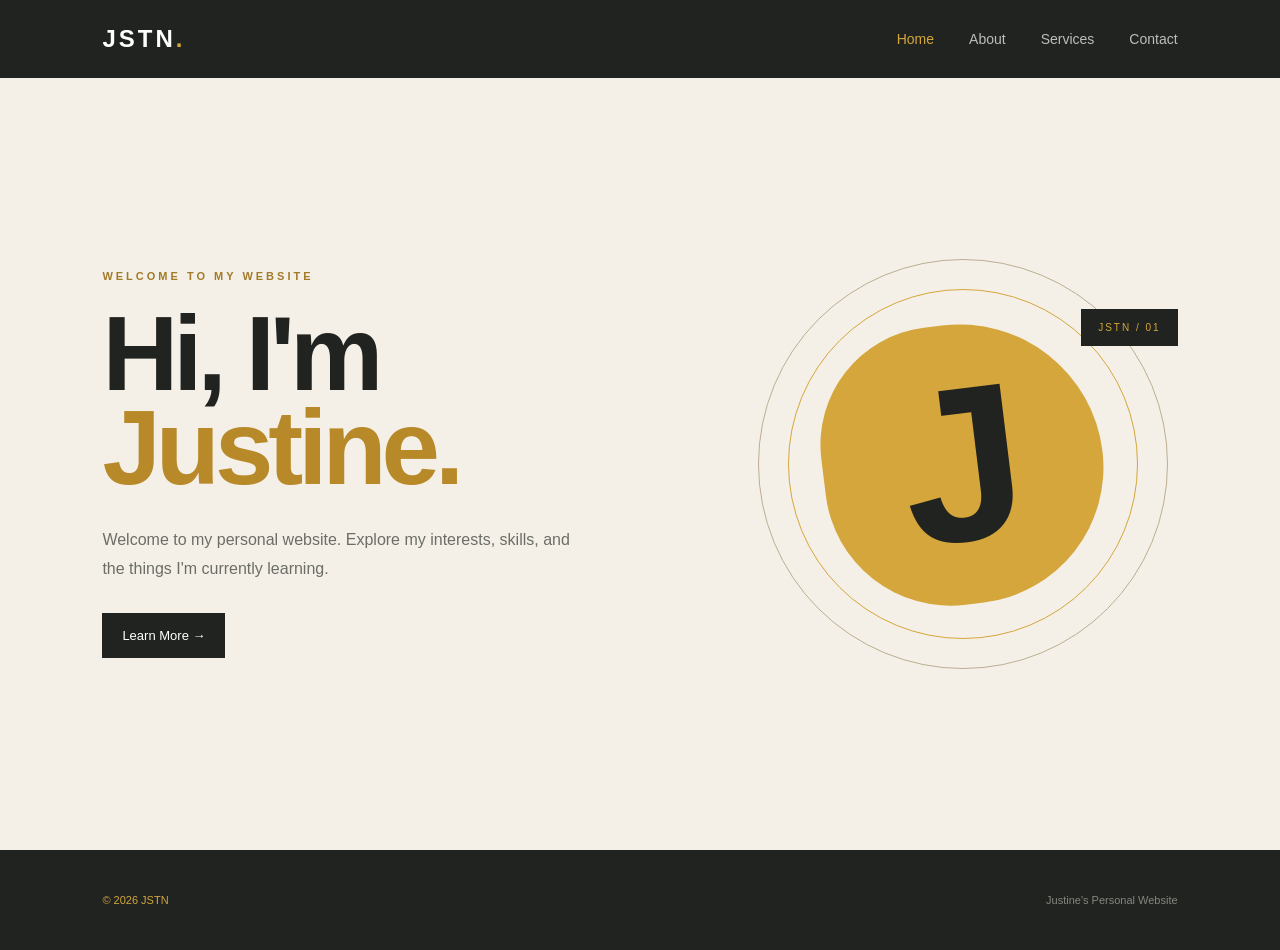
<file: index.html>
<!DOCTYPE html>
<html lang="en">
<head>
    <meta charset="UTF-8">
    <meta name="viewport" content="width=device-width, initial-scale=1.0">
    <title>JSTN | Home</title>
    <link rel="stylesheet" href="style.css">
</head>

<body>

<header>
    <a href="index.html" class="logo">JSTN<span>.</span></a>

    <nav>
        <a href="index.html" class="active">Home</a>
        <a href="about.html">About</a>
        <a href="services.html">Services</a>
        <a href="contact.html">Contact</a>
    </nav>
</header>


<main class="home-page">

    <div class="home-content">

        <p class="label">WELCOME TO MY WEBSITE</p>

        <h1>
            Hi, I'm<br>
            <span>Justine.</span>
        </h1>

        <p class="intro">
            Welcome to my personal website.
            Explore my interests, skills, and
            the things I'm currently learning.
        </p>

        <a href="about.html" class="button">
            Learn More →
        </a>

    </div>


    <div class="home-design">

        <div class="big-j">J</div>

        <div class="circle c1"></div>
        <div class="circle c2"></div>

        <div class="small-box">
            JSTN / 01
        </div>

    </div>

</main>


<footer>
    <p>© 2026 JSTN</p>
    <p>Justine's Personal Website</p>
</footer>

</body>
</html>
</file>
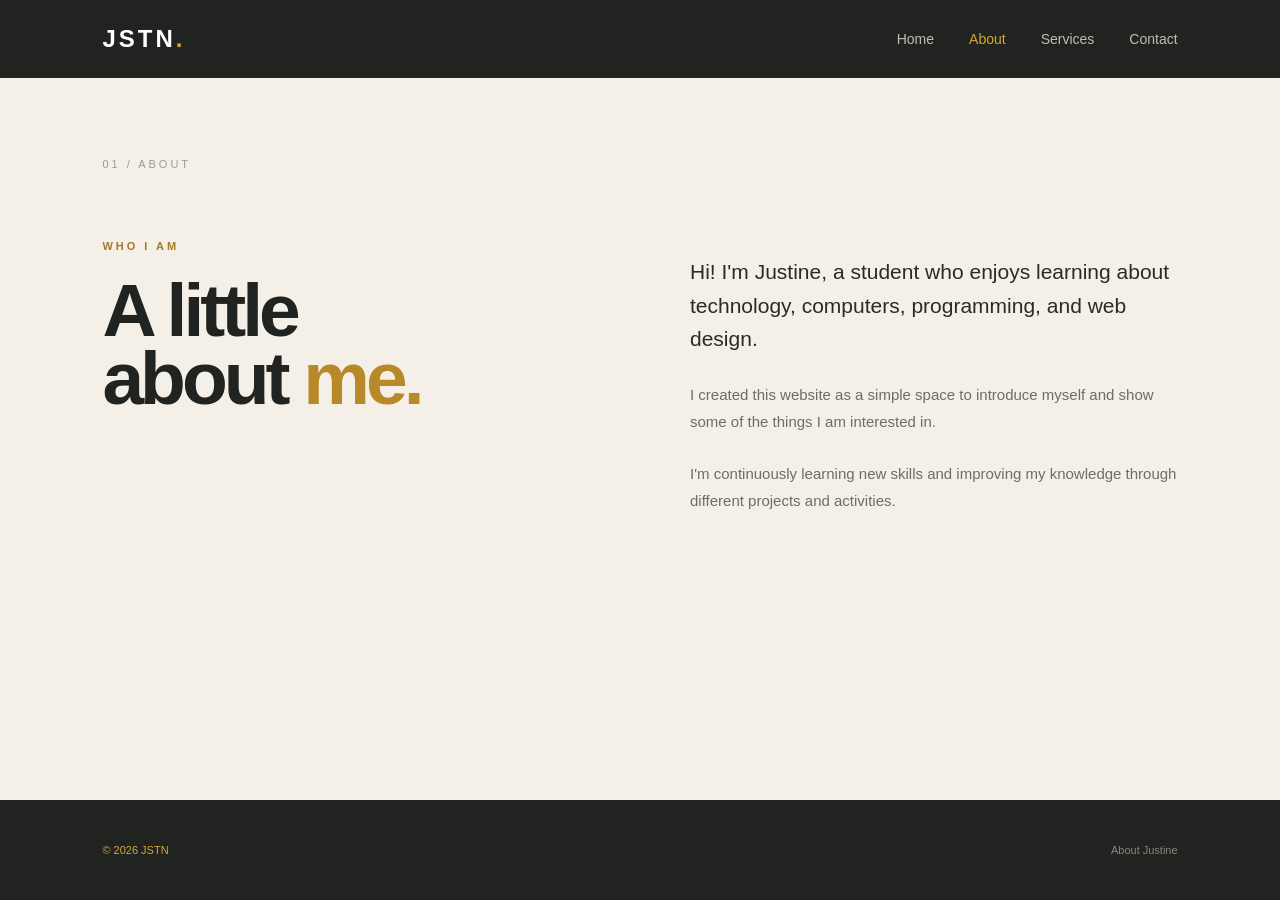
<file: about.html>
<!DOCTYPE html>
<html lang="en">
<head>
    <meta charset="UTF-8">
    <meta name="viewport" content="width=device-width, initial-scale=1.0">
    <title>JSTN | About</title>
    <link rel="stylesheet" href="style.css">
</head>

<body>

<header>
    <a href="index.html" class="logo">JSTN<span>.</span></a>

    <nav>
        <a href="index.html">Home</a>
        <a href="about.html" class="active">About</a>
        <a href="services.html">Services</a>
        <a href="contact.html">Contact</a>
    </nav>
</header>


<main class="inner-page">

    <div class="page-number">
        01 / ABOUT
    </div>

    <section class="about-layout">

        <div>
            <p class="label">WHO I AM</p>

            <h1>
                A little<br>
                about <span>me.</span>
            </h1>
        </div>


        <div class="about-info">

            <p class="large-text">
                Hi! I'm Justine, a student who enjoys
                learning about technology, computers,
                programming, and web design.
            </p>

            <p>
                I created this website as a simple
                space to introduce myself and show
                some of the things I am interested in.
            </p>

            <p>
                I'm continuously learning new skills
                and improving my knowledge through
                different projects and activities.
            </p>

        </div>

    </section>

</main>


<footer>
    <p>© 2026 JSTN</p>
    <p>About Justine</p>
</footer>

</body>
</html>
</file>
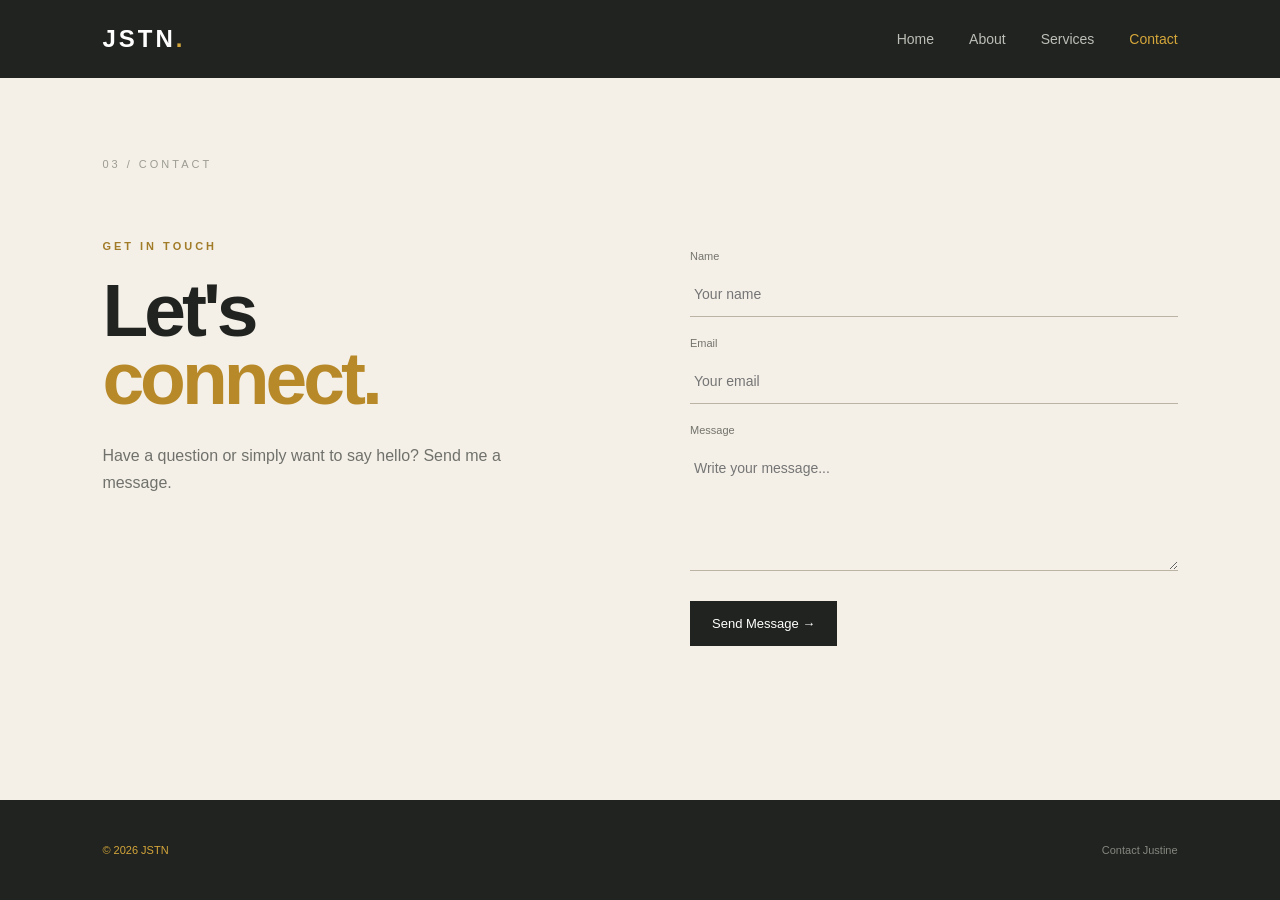
<file: Contact.html>
<!DOCTYPE html>
<html lang="en">
<head>
    <meta charset="UTF-8">
    <meta name="viewport" content="width=device-width, initial-scale=1.0">
    <title>JSTN | Contact</title>
    <link rel="stylesheet" href="style.css">
</head>

<body>

<header>
    <a href="index.html" class="logo">JSTN<span>.</span></a>

    <nav>
        <a href="index.html">Home</a>
        <a href="about.html">About</a>
        <a href="services.html">Services</a>
        <a href="contact.html" class="active">Contact</a>
    </nav>
</header>


<main class="inner-page">

    <div class="page-number">
        03 / CONTACT
    </div>


    <section class="contact-layout">

        <div>

            <p class="label">GET IN TOUCH</p>

            <h1>
                Let's<br>
                <span>connect.</span>
            </h1>

            <p class="contact-description">
                Have a question or simply want
                to say hello? Send me a message.
            </p>

        </div>


        <form>

            <label>Name</label>
            <input
                type="text"
                placeholder="Your name"
                required
            >

            <label>Email</label>
            <input
                type="email"
                placeholder="Your email"
                required
            >

            <label>Message</label>
            <textarea
                rows="6"
                placeholder="Write your message..."
                required
            ></textarea>

            <button type="submit">
                Send Message →
            </button>

        </form>

    </section>

</main>


<footer>
    <p>© 2026 JSTN</p>
    <p>Contact Justine</p>
</footer>

</body>
</html>
</file>
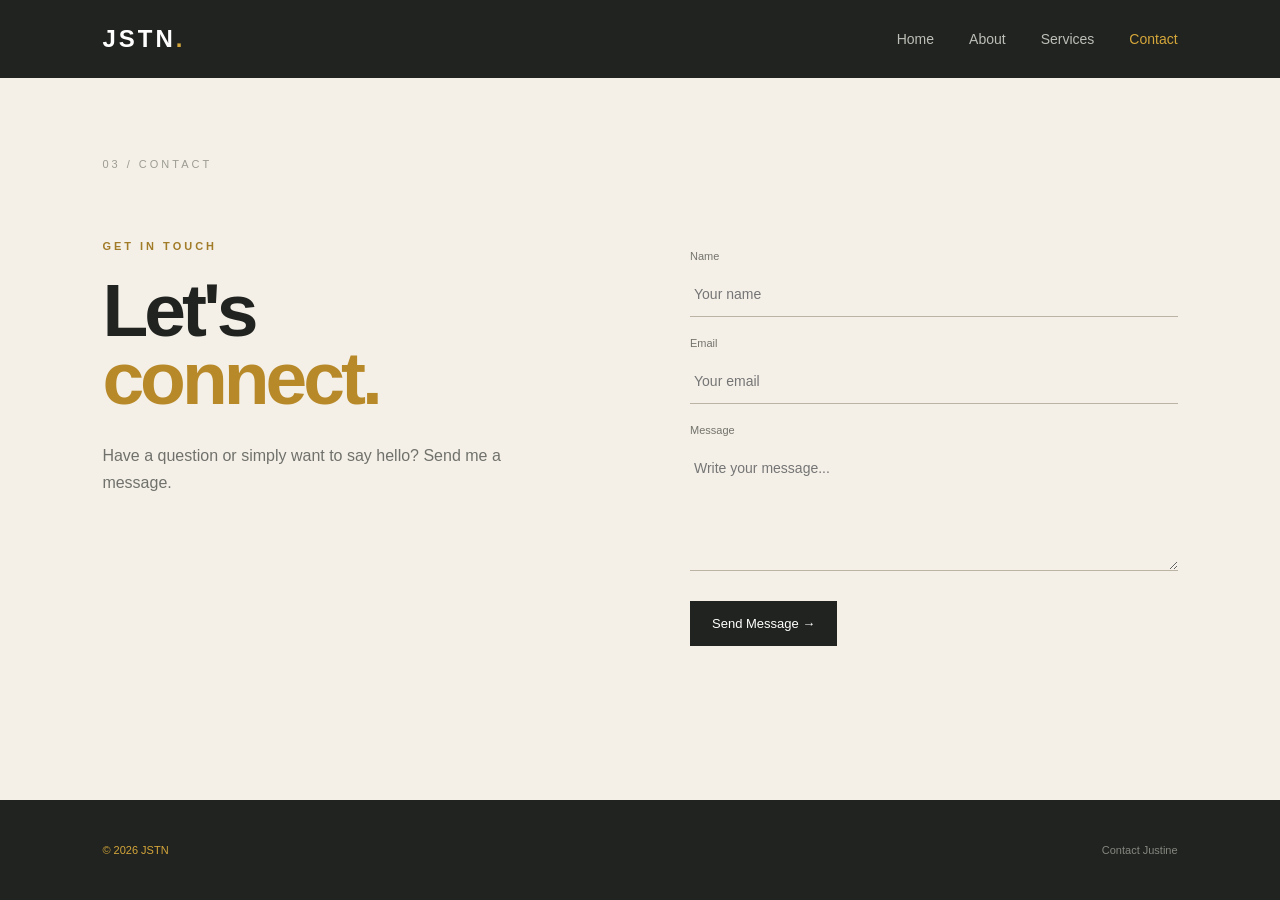
<file: contact.html>
<!DOCTYPE html>
<html lang="en">
<head>
    <meta charset="UTF-8">
    <meta name="viewport" content="width=device-width, initial-scale=1.0">
    <title>JSTN | Contact</title>
    <link rel="stylesheet" href="style.css">
</head>

<body>

<header>
    <a href="index.html" class="logo">JSTN<span>.</span></a>

    <nav>
        <a href="index.html">Home</a>
        <a href="about.html">About</a>
        <a href="services.html">Services</a>
        <a href="contact.html" class="active">Contact</a>
    </nav>
</header>


<main class="inner-page">

    <div class="page-number">
        03 / CONTACT
    </div>


    <section class="contact-layout">

        <div>

            <p class="label">GET IN TOUCH</p>

            <h1>
                Let's<br>
                <span>connect.</span>
            </h1>

            <p class="contact-description">
                Have a question or simply want
                to say hello? Send me a message.
            </p>

        </div>


        <form>

            <label>Name</label>
            <input
                type="text"
                placeholder="Your name"
                required
            >

            <label>Email</label>
            <input
                type="email"
                placeholder="Your email"
                required
            >

            <label>Message</label>
            <textarea
                rows="6"
                placeholder="Write your message..."
                required
            ></textarea>

            <button type="submit">
                Send Message →
            </button>

        </form>

    </section>

</main>


<footer>
    <p>© 2026 JSTN</p>
    <p>Contact Justine</p>
</footer>

</body>
</html>
</file>
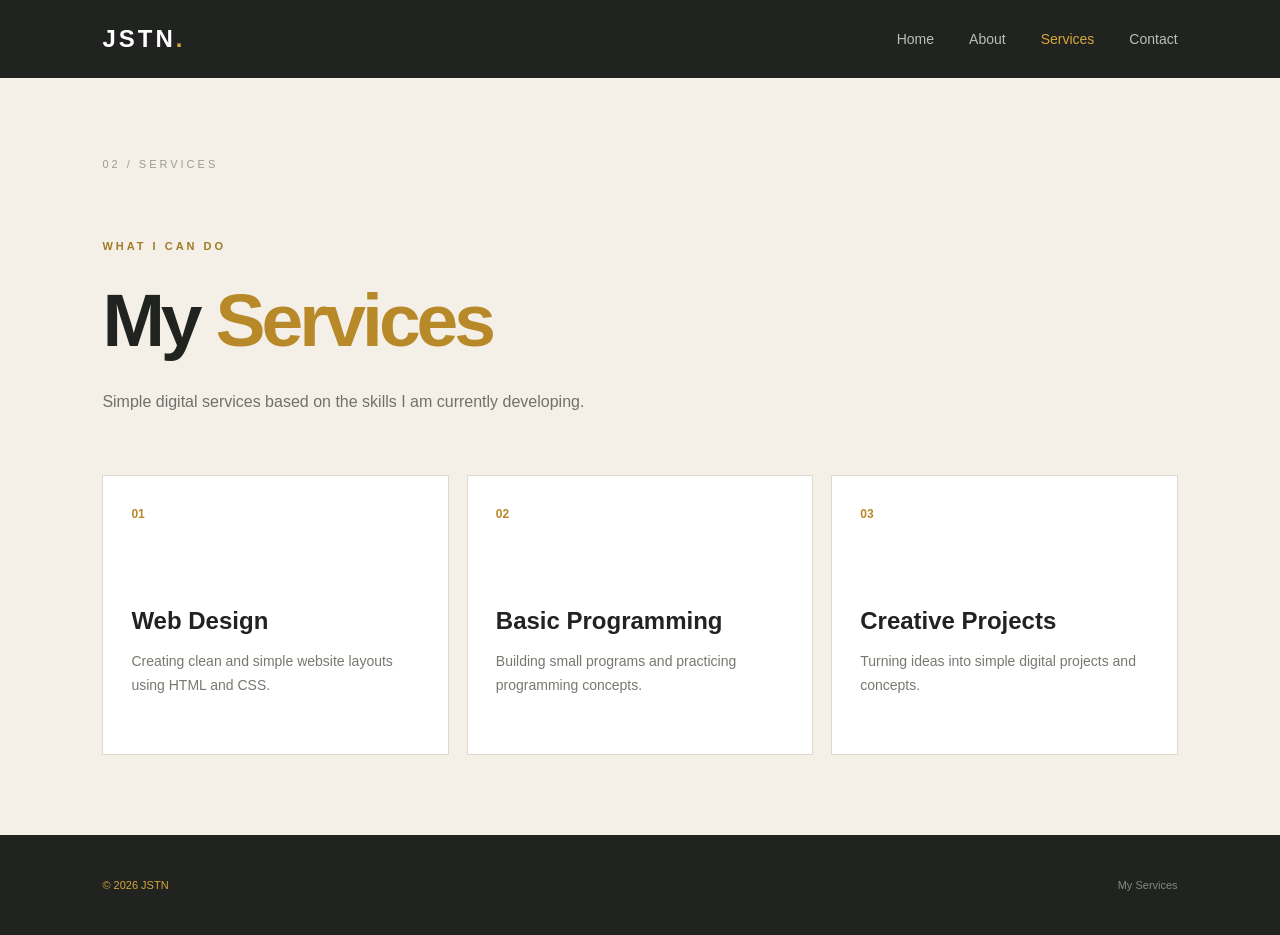
<file: Services.html>
<!DOCTYPE html>
<html lang="en">
<head>
    <meta charset="UTF-8">
    <meta name="viewport" content="width=device-width, initial-scale=1.0">
    <title>JSTN | Services</title>
    <link rel="stylesheet" href="style.css">
</head>

<body>

<header>
    <a href="index.html" class="logo">JSTN<span>.</span></a>

    <nav>
        <a href="index.html">Home</a>
        <a href="about.html">About</a>
        <a href="services.html" class="active">Services</a>
        <a href="contact.html">Contact</a>
    </nav>
</header>


<main class="inner-page">

    <div class="page-number">
        02 / SERVICES
    </div>

    <div class="services-heading">

        <p class="label">WHAT I CAN DO</p>

        <h1>
            My <span>Services</span>
        </h1>

        <p>
            Simple digital services based on the
            skills I am currently developing.
        </p>

    </div>


    <div class="service-grid">

        <div class="service-card">

            <span>01</span>

            <h2>Web Design</h2>

            <p>
                Creating clean and simple website
                layouts using HTML and CSS.
            </p>

        </div>


        <div class="service-card">

            <span>02</span>

            <h2>Basic Programming</h2>

            <p>
                Building small programs and practicing
                programming concepts.
            </p>

        </div>


        <div class="service-card">

            <span>03</span>

            <h2>Creative Projects</h2>

            <p>
                Turning ideas into simple digital
                projects and concepts.
            </p>

        </div>

    </div>

</main>


<footer>
    <p>© 2026 JSTN</p>
    <p>My Services</p>
</footer>

</body>
</html>
</file>
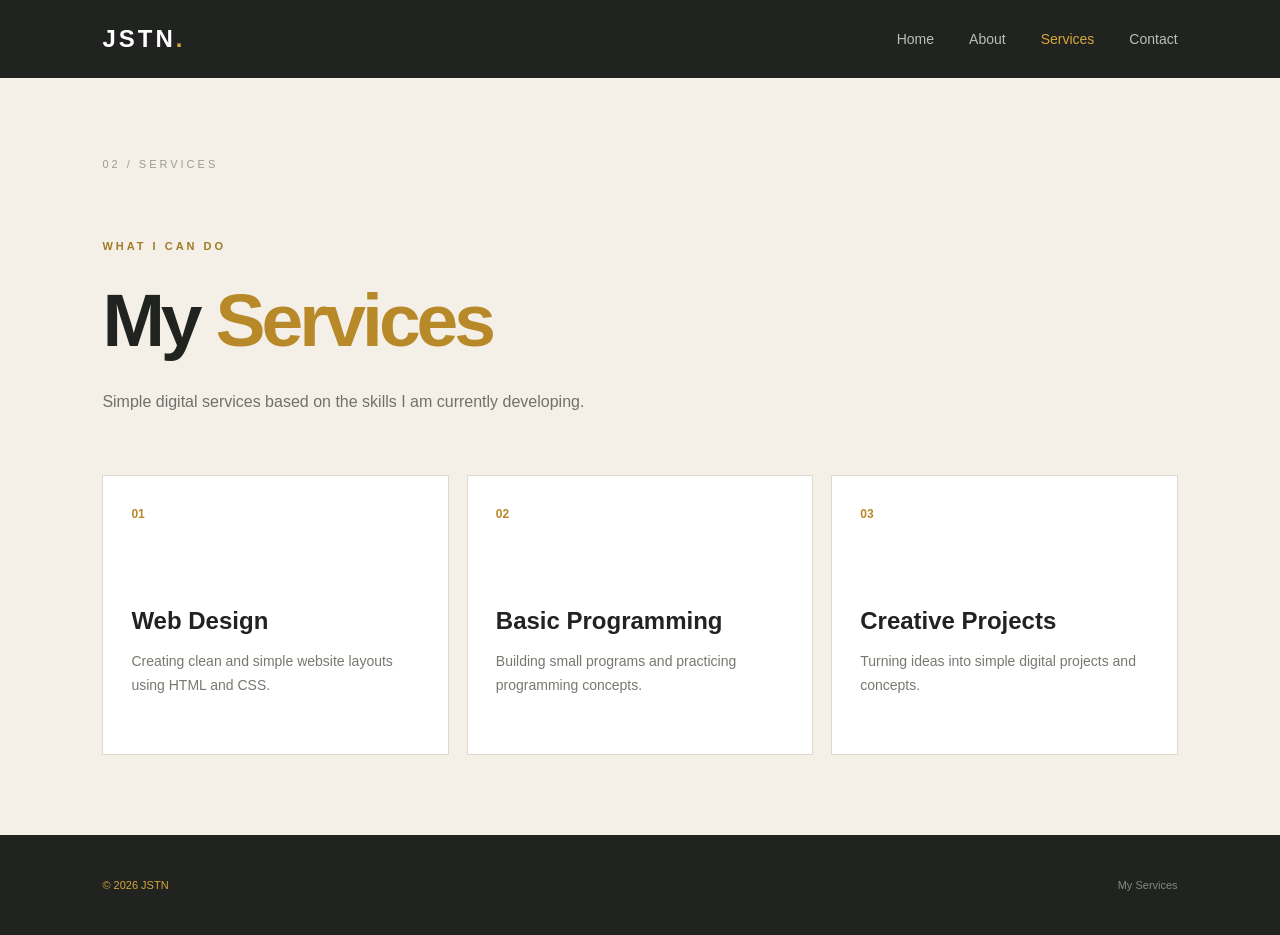
<file: services.html>
<!DOCTYPE html>
<html lang="en">
<head>
    <meta charset="UTF-8">
    <meta name="viewport" content="width=device-width, initial-scale=1.0">
    <title>JSTN | Services</title>
    <link rel="stylesheet" href="style.css">
</head>

<body>

<header>
    <a href="index.html" class="logo">JSTN<span>.</span></a>

    <nav>
        <a href="index.html">Home</a>
        <a href="about.html">About</a>
        <a href="services.html" class="active">Services</a>
        <a href="contact.html">Contact</a>
    </nav>
</header>


<main class="inner-page">

    <div class="page-number">
        02 / SERVICES
    </div>

    <div class="services-heading">

        <p class="label">WHAT I CAN DO</p>

        <h1>
            My <span>Services</span>
        </h1>

        <p>
            Simple digital services based on the
            skills I am currently developing.
        </p>

    </div>


    <div class="service-grid">

        <div class="service-card">

            <span>01</span>

            <h2>Web Design</h2>

            <p>
                Creating clean and simple website
                layouts using HTML and CSS.
            </p>

        </div>


        <div class="service-card">

            <span>02</span>

            <h2>Basic Programming</h2>

            <p>
                Building small programs and practicing
                programming concepts.
            </p>

        </div>


        <div class="service-card">

            <span>03</span>

            <h2>Creative Projects</h2>

            <p>
                Turning ideas into simple digital
                projects and concepts.
            </p>

        </div>

    </div>

</main>


<footer>
    <p>© 2026 JSTN</p>
    <p>My Services</p>
</footer>

</body>
</html>
</file>
<file: style.css>
* {
    margin: 0;
    padding: 0;
    box-sizing: border-box;
}

html {
    scroll-behavior: smooth;
}

body {
    font-family: Arial, Helvetica, sans-serif;
    background: #f4f0e8;
    color: #20231f;
    min-height: 100vh;
}


/* =========================
   HEADER
========================= */

header {
    height: 78px;

    background: #20231f;
    color: white;

    display: flex;
    align-items: center;
    justify-content: space-between;

    padding: 0 8%;

    position: relative;
    z-index: 10;
}

.logo {
    color: white;
    text-decoration: none;

    font-size: 24px;
    font-weight: bold;

    letter-spacing: 3px;
}

.logo span {
    color: #d5a63b;
}

nav {
    display: flex;
    gap: 35px;
}

nav a {
    color: #bcbeb8;

    text-decoration: none;

    font-size: 14px;

    transition: .3s;
}

nav a:hover {
    color: #d5a63b;
}

nav a.active {
    color: #d5a63b;
}


/* =========================
   HOME
========================= */

.home-page {
    min-height: calc(100vh - 128px);

    padding: 80px 8%;

    display: flex;
    align-items: center;
    justify-content: space-between;

    overflow: hidden;
}

.home-content {
    max-width: 600px;
}

.label {
    color: #a17b27;

    font-size: 11px;
    font-weight: bold;

    letter-spacing: 3px;

    margin-bottom: 25px;
}

.home-content h1 {
    font-size: clamp(60px, 9vw, 105px);

    line-height: .9;

    letter-spacing: -5px;
}

.home-content h1 span {
    color: #b88929;
}

.intro {
    color: #6c6d66;

    max-width: 480px;

    line-height: 1.8;

    margin-top: 30px;

    font-size: 16px;
}

.button {
    display: inline-block;

    margin-top: 30px;

    background: #20231f;

    color: white;

    padding: 15px 20px;

    text-decoration: none;

    font-size: 13px;

    transition: .3s;
}

.button:hover {
    background: #b88929;
}


/* =========================
   HOME DESIGN
========================= */

.home-design {
    width: 430px;
    height: 430px;

    position: relative;

    display: flex;
    align-items: center;
    justify-content: center;
}

.big-j {
    width: 280px;
    height: 280px;

    background: #d5a63b;

    border-radius: 45% 55% 52% 48%;

    display: flex;
    align-items: center;
    justify-content: center;

    font-size: 220px;
    font-weight: bold;

    color: #20231f;

    transform: rotate(-7deg);

    z-index: 2;
}

.circle {
    position: absolute;

    border: 1px solid #bcae91;

    border-radius: 50%;
}

.c1 {
    width: 410px;
    height: 410px;
}

.c2 {
    width: 350px;
    height: 350px;

    border-color: #d5a63b;
}

.small-box {
    position: absolute;

    right: 0;
    top: 60px;

    background: #20231f;

    color: #d5a63b;

    padding: 13px 17px;

    font-size: 10px;

    letter-spacing: 2px;

    z-index: 5;
}


/* =========================
   INNER PAGES
========================= */

.inner-page {
    min-height: calc(100vh - 178px);

    padding: 80px 8%;
}

.page-number {
    color: #9c9c92;

    font-size: 11px;

    letter-spacing: 3px;

    margin-bottom: 70px;
}


/* =========================
   ABOUT
========================= */

.about-layout {
    display: grid;

    grid-template-columns: 1fr 1fr;

    gap: 100px;

    max-width: 1100px;
}

.about-layout h1 {
    font-size: 75px;

    line-height: .9;

    letter-spacing: -4px;
}

.about-layout h1 span {
    color: #b88929;
}

.about-info {
    padding-top: 15px;

    max-width: 550px;
}

.about-info p {
    color: #6b6d67;

    line-height: 1.8;

    font-size: 15px;

    margin-bottom: 25px;
}

.about-info .large-text {
    color: #292b27;

    font-size: 21px;

    line-height: 1.6;
}


/* =========================
   SERVICES
========================= */

.services-heading {
    max-width: 750px;
}

.services-heading h1 {
    font-size: 75px;

    letter-spacing: -4px;

    margin-bottom: 25px;
}

.services-heading h1 span {
    color: #b88929;
}

.services-heading > p:last-child {
    color: #70716b;

    line-height: 1.7;

    max-width: 500px;
}

.service-grid {
    display: grid;

    grid-template-columns:
        repeat(3, 1fr);

    gap: 18px;

    margin-top: 60px;

    max-width: 1100px;
}

.service-card {
    background: white;

    min-height: 280px;

    padding: 28px;

    border: 1px solid #ded8ca;

    transition: .3s;

    position: relative;
}

.service-card:hover {
    transform: translateY(-8px);

    border-color: #d5a63b;
}

.service-card > span {
    color: #b88929;

    font-size: 12px;

    font-weight: bold;
}

.service-card h2 {
    font-size: 24px;

    margin-top: 85px;

    margin-bottom: 15px;
}

.service-card p {
    color: #777870;

    font-size: 14px;

    line-height: 1.7;
}


/* =========================
   CONTACT
========================= */

.contact-layout {
    display: grid;

    grid-template-columns:
        1fr 1fr;

    gap: 100px;

    max-width: 1100px;
}

.contact-layout h1 {
    font-size: 75px;

    line-height: .9;

    letter-spacing: -4px;
}

.contact-layout h1 span {
    color: #b88929;
}

.contact-description {
    color: #70716b;

    line-height: 1.7;

    max-width: 400px;

    margin-top: 30px;
}


/* FORM */

form {
    display: flex;

    flex-direction: column;

    gap: 10px;

    max-width: 500px;
}

form label {
    color: #73746c;

    font-size: 11px;

    margin-top: 10px;
}

input,
textarea {
    width: 100%;

    background: transparent;

    border: none;

    border-bottom: 1px solid #bbb4a5;

    padding: 14px 4px;

    outline: none;

    font-family: Arial;

    font-size: 14px;

    color: #20231f;
}

input:focus,
textarea:focus {
    border-color: #b88929;
}

textarea {
    resize: vertical;
}

button {
    width: fit-content;

    margin-top: 20px;

    background: #20231f;

    color: white;

    border: none;

    padding: 15px 22px;

    cursor: pointer;

    font-size: 13px;

    transition: .3s;
}

button:hover {
    background: #b88929;
}


/* =========================
   FOOTER
========================= */

footer {
    height: 100px;

    background: #20231f;

    color: #858780;

    padding: 0 8%;

    display: flex;
    align-items: center;
    justify-content: space-between;

    font-size: 11px;
}

footer p:first-child {
    color: #d5a63b;
}


/* =========================
   TABLET
========================= */

@media (max-width: 800px) {

    header {
        padding: 0 5%;
    }

    nav {
        gap: 18px;
    }

    nav a {
        font-size: 12px;
    }

    .home-page {
        padding: 60px 5%;

        flex-direction: column;

        align-items: flex-start;

        gap: 60px;
    }

    .home-design {
        align-self: center;

        width: 350px;
        height: 350px;
    }

    .big-j {
        width: 230px;
        height: 230px;

        font-size: 180px;
    }

    .c1 {
        width: 330px;
        height: 330px;
    }

    .c2 {
        width: 280px;
        height: 280px;
    }

    .about-layout,
    .contact-layout {
        grid-template-columns: 1fr;

        gap: 50px;
    }

    .service-grid {
        grid-template-columns: 1fr;
    }
}


/* =========================
   MOBILE
========================= */

@media (max-width: 550px) {

    header {
        height: auto;

        padding: 20px;

        flex-direction: column;

        gap: 18px;
    }

    nav {
        gap: 14px;
    }

    nav a {
        font-size: 10px;
    }

    .home-page {
        padding: 60px 20px;
    }

    .home-content h1 {
        font-size: 58px;

        letter-spacing: -4px;
    }

    .home-design {
        width: 280px;
        height: 280px;
    }

    .big-j {
        width: 190px;
        height: 190px;

        font-size: 145px;
    }

    .c1 {
        width: 270px;
        height: 270px;
    }

    .c2 {
        width: 225px;
        height: 225px;
    }

    .small-box {
        right: -5px;

        top: 30px;
    }

    .inner-page {
        padding: 60px 20px;
    }

    .page-number {
        margin-bottom: 50px;
    }

    .about-layout h1,
    .services-heading h1,
    .contact-layout h1 {
        font-size: 55px;
    }

    .service-card {
        min-height: 230px;
    }

    footer {
        height: auto;

        padding: 25px 20px;

        flex-direction: column;

        gap: 10px;

        text-align: center;
    }
}
</file>
